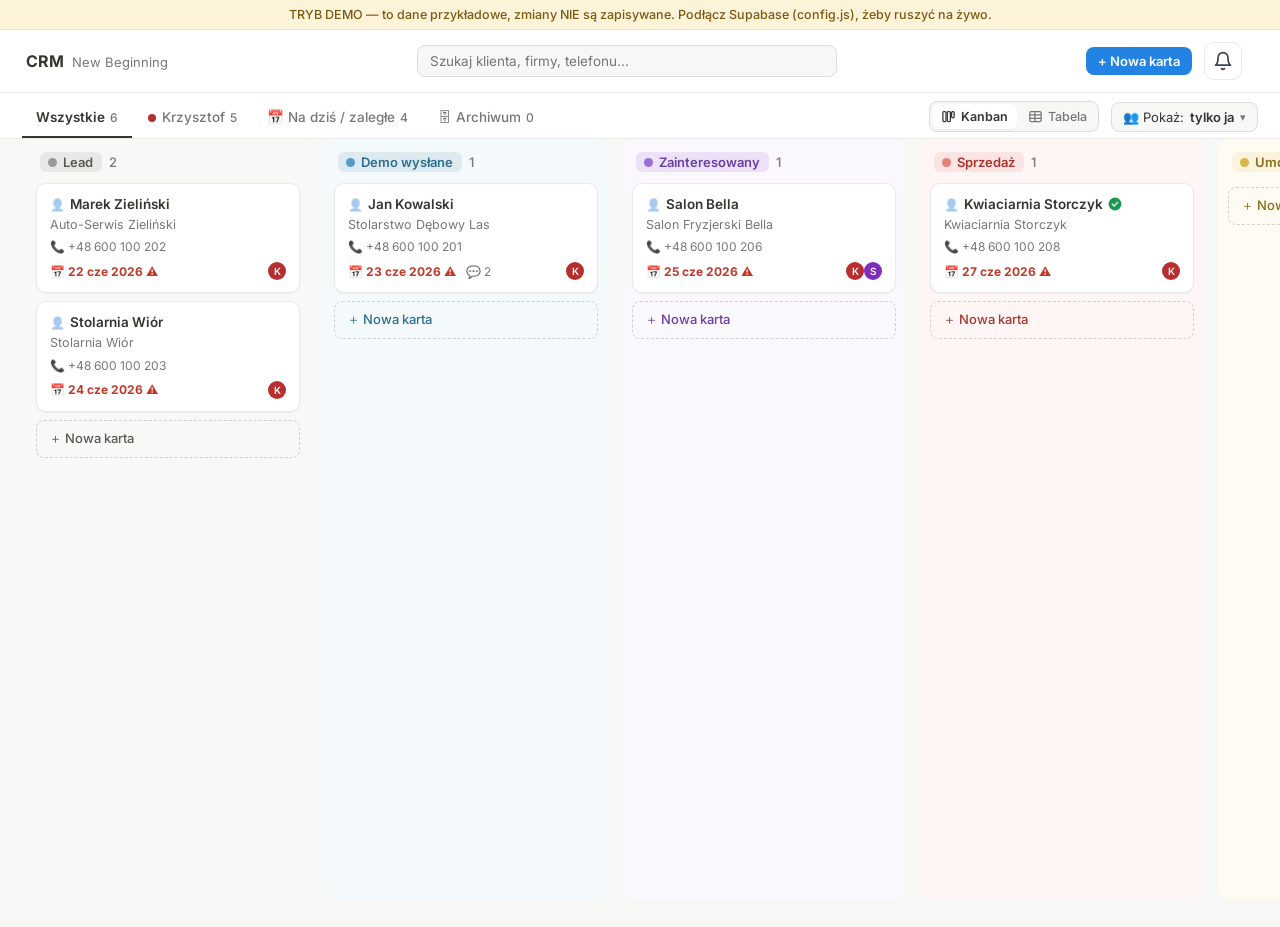
<file: test-demo.html>
<!DOCTYPE html>
<html lang="pl">
<head>
  <meta charset="UTF-8" />
  <meta name="viewport" content="width=device-width, initial-scale=1.0" />
  <title>CRM — DEMO (nowa wersja)</title>
  <link rel="preconnect" href="https://fonts.googleapis.com">
  <link rel="preconnect" href="https://fonts.gstatic.com" crossorigin>
  <link href="https://fonts.googleapis.com/css2?family=Inter:wght@400;500;600;700&display=swap" rel="stylesheet">
  <link rel="stylesheet" href="styles.css?v=101" />
</head>
<body>
  <!-- ===== Pasek trybu DEMO ===== -->
  <div id="demo-banner" class="demo-banner" hidden>
    TRYB DEMO — to dane przykładowe, zmiany NIE są zapisywane. Podłącz Supabase (config.js), żeby ruszyć na żywo.
  </div>

  <!-- ===== Ekran logowania (tylko tryb na żywo) ===== -->
  <div id="login-view" class="login-view" hidden>
    <form id="login-form" class="login-card">
      <h1>CRM — New Beginning</h1>
      <p class="login-sub">Zaloguj się swoim adresem e-mail</p>
      <input type="email" id="login-email" placeholder="e-mail" autocomplete="email" required />
      <input type="password" id="login-password" placeholder="hasło" autocomplete="current-password" required />
      <button type="submit" id="login-btn">Zaloguj</button>
      <div id="login-error" class="login-error"></div>
    </form>
  </div>

  <!-- ===== Aplikacja ===== -->
  <div id="app-view" hidden>
    <header class="topbar">
      <div class="topbar-left">
        <span class="logo">CRM</span>
        <span class="logo-sub">New Beginning</span>
      </div>
      <div class="topbar-center">
        <input id="search" class="search" type="search" placeholder="Szukaj klienta, firmy, telefonu..." />
      </div>
      <div class="topbar-right">
        <button id="new-card-btn" class="primary-btn sm">+ Nowa karta</button>
        <div class="notif-wrap">
          <button id="notif-bell" class="notif-bell" title="Powiadomienia (@oznaczenia)" aria-label="Powiadomienia">
            <svg viewBox="0 0 24 24" width="20" height="20" fill="none" stroke="currentColor" stroke-width="2" stroke-linecap="round" stroke-linejoin="round"><path d="M18 8A6 6 0 0 0 6 8c0 7-3 9-3 9h18s-3-2-3-9"/><path d="M13.73 21a2 2 0 0 1-3.46 0"/></svg>
            <span id="notif-badge" class="notif-badge" hidden>0</span>
          </button>
          <div id="notif-panel" class="notif-panel" hidden></div>
        </div>
        <span id="who" class="who"></span>
        <button id="logout-btn" class="ghost-btn" hidden>Wyloguj</button>
      </div>
    </header>

    <nav id="tabs" class="tabs"></nav>

    <main id="board" class="board"></main>
  </div>

  <!-- ===== Modal karty klienta ===== -->
  <div id="modal-overlay" class="modal-overlay" hidden>
    <div class="modal" role="dialog" aria-modal="true">
      <div class="modal-actions" id="modal-actions">
        <button id="modal-prev" class="modal-nav-btn" type="button" aria-label="Poprzedni klient" title="Poprzedni klient (←)">&lsaquo;</button>
        <button id="modal-next" class="modal-nav-btn" type="button" aria-label="Następny klient" title="Następny klient (→)">&rsaquo;</button>
        <button id="modal-close" class="modal-close" type="button" aria-label="Zamknij" title="Zamknij (Esc)">&times;</button>
      </div>
      <div id="modal-body"></div>
    </div>
  </div>

  <!-- DEMO: pusty config → tryb offline, bez logowania, bez zapisu do bazy -->
  <script>window.CRM_CONFIG = {};</script>
  <script src="app.js?v=102"></script>
</body>
</html>
</file>
<file: styles.css>
/* ===== Reset / podstawy ===== */
* { box-sizing: border-box; margin: 0; padding: 0; }
/* WAŻNE: atrybut hidden musi naprawdę chować element (inaczej .modal-overlay/.login-view
   z display:flex nakładają się na stronę i blokują klikanie). */
[hidden] { display: none !important; }
:root {
  --bg: #f7f7f5;
  --panel: #ffffff;
  --ink: #37352f;
  --ink-soft: #787774;
  --line: #e9e9e7;
  --line-strong: #ddddda;
  --accent: #2383e2;
  --shadow: 0 1px 2px rgba(15,15,15,.06), 0 2px 8px rgba(15,15,15,.04);
  --radius: 10px;
}
html, body { height: 100%; }
body {
  font-family: 'Inter', -apple-system, BlinkMacSystemFont, 'Segoe UI', sans-serif;
  background: var(--bg);
  color: var(--ink);
  -webkit-font-smoothing: antialiased;
  font-size: 14px;
}

/* ===== Banner DEMO ===== */
.demo-banner {
  background: #fdf3d8;
  color: #7a5b14;
  text-align: center;
  padding: 7px 16px;
  font-size: 12.5px;
  font-weight: 500;
  border-bottom: 1px solid #f0e3b8;
}

/* ===== Logowanie ===== */
.login-view {
  min-height: 100vh; display: flex; align-items: center; justify-content: center; padding: 20px;
}
.login-card {
  background: var(--panel); border: 1px solid var(--line); border-radius: 14px;
  padding: 34px 30px; width: 100%; max-width: 360px; box-shadow: var(--shadow);
  display: flex; flex-direction: column; gap: 12px;
}
.login-card h1 { font-size: 20px; font-weight: 700; }
.login-sub { color: var(--ink-soft); font-size: 13px; margin-bottom: 6px; }
.login-card input {
  border: 1px solid var(--line-strong); border-radius: 8px; padding: 10px 12px; font-size: 14px; font-family: inherit;
}
.login-card input:focus { outline: none; border-color: var(--accent); }
.login-card button {
  background: var(--accent); color: #fff; border: none; border-radius: 8px;
  padding: 10px; font-size: 14px; font-weight: 600; cursor: pointer; margin-top: 4px;
}
.login-card button:hover { filter: brightness(.96); }
.login-card .link-btn {
  background: none; color: var(--ink-soft); border: none; padding: 2px;
  font-size: 12.5px; font-weight: 500; text-decoration: underline; cursor: pointer; margin-top: 0;
}
.login-card .link-btn:hover { filter: none; color: var(--accent); }
.login-error { color: #d4493f; font-size: 12.5px; min-height: 16px; }

/* ===== Topbar ===== */
.topbar {
  display: flex; align-items: center; justify-content: space-between;
  padding: 12px 26px; background: var(--panel); border-bottom: 1px solid var(--line);
}
.topbar-left { display: flex; align-items: baseline; gap: 8px; }
.logo { font-weight: 700; font-size: 16px; }
.logo-sub { color: var(--ink-soft); font-size: 13px; }
.topbar-right { display: flex; align-items: center; gap: 12px; }
.ghost-btn {
  background: transparent; border: 1px solid var(--line-strong); border-radius: 7px;
  padding: 6px 12px; font-size: 13px; cursor: pointer; color: var(--ink); font-family: inherit;
}
.ghost-btn:hover { background: var(--bg); }

/* ===== Rozwijane menu w topbarze: Konto (ludzik) + Sekcje (hamburger) ===== */
.menu-wrap { position: relative; display: inline-flex; }
.notif-bell.saved { border-color: #16a34a; color: #16a34a; }
.pop-menu { position: absolute; top: calc(100% + 6px); right: 0; min-width: 180px; background: #fff; border: 1px solid var(--line-strong); border-radius: 12px; box-shadow: var(--shadow); padding: 5px; z-index: 60; }
.pop-menu-head { font-size: 12px; font-weight: 600; color: var(--ink-soft); padding: 8px 10px 6px; }
.pop-menu-item { display: block; width: 100%; text-align: left; border: none; background: transparent; color: var(--ink); font-family: inherit; font-size: 14px; font-weight: 500; padding: 9px 10px; border-radius: 8px; cursor: pointer; }
.pop-menu-item:hover { background: var(--bg); }
.pop-menu-item.active { background: #eef5fd; color: var(--accent); font-weight: 600; }
.section-view { padding: 28px 26px 40px; }

/* ===== Pasek widoków (Tablica / Na dziś / Archiwum) + panel zespołu ===== */
.tabs {
  display: flex; align-items: flex-end; justify-content: space-between; gap: 12px;
  padding: 8px 22px 0; background: var(--panel); border-bottom: 1px solid var(--line);
}
/* min-width:0 jest KLUCZOWE — bez niego min-width:auto blokuje kurczenie i overflow-x nigdy się nie włącza (pasek rozpycha stronę na mobile) */
.tab-modes { display: flex; gap: 2px; overflow-x: auto; min-width: 0; flex: 1 1 auto; }
/* Panel zespołu — rozwijany wybór, czyje karty widać (dostępny dla każdego) */
.owner-panel { position: relative; flex: 0 0 auto; padding-bottom: 6px; }
.owner-toggle {
  display: inline-flex; align-items: center; gap: 6px; background: var(--bg);
  border: 1px solid var(--line-strong); border-radius: 8px; padding: 6px 11px;
  font-size: 13px; font-family: inherit; color: var(--ink); cursor: pointer; white-space: nowrap;
}
.owner-toggle:hover { border-color: var(--ink-soft); }
.owner-toggle strong { font-weight: 600; }
.owner-toggle .caret { color: var(--ink-soft); font-size: 11px; }
.owner-pop {
  position: absolute; top: calc(100% + 6px); right: 0; min-width: 224px; z-index: 60;
  background: #fff; border: 1px solid var(--line-strong); border-radius: 10px;
  box-shadow: var(--shadow); padding: 6px;
}
.owner-opt {
  display: flex; align-items: center; gap: 8px; width: 100%; text-align: left;
  background: transparent; border: none; border-radius: 7px; padding: 7px 9px;
  font-size: 13.5px; font-family: inherit; color: var(--ink); cursor: pointer;
}
.owner-opt:hover { background: var(--bg); }
.owner-opt.on { background: rgba(35,131,226,.08); font-weight: 600; }
.owner-check { width: 14px; flex: 0 0 auto; color: var(--accent); font-weight: 700; text-align: center; }
.owner-all { font-weight: 600; }
.owner-sep { height: 1px; background: var(--line); margin: 5px 2px; }
.owner-me { color: var(--ink-soft); font-weight: 400; }
.avatar.sm { width: 18px; height: 18px; font-size: 10px; }
.tab {
  border: none; background: transparent; padding: 8px 14px 11px; font-size: 13.5px; font-weight: 500;
  color: var(--ink-soft); cursor: pointer; border-bottom: 2px solid transparent; white-space: nowrap; font-family: inherit;
}
.tab:hover { color: var(--ink); }
.tab.active { color: var(--ink); border-bottom-color: var(--ink); font-weight: 600; }
.tab .count { color: var(--ink-soft); font-weight: 500; margin-left: 5px; font-size: 12px; }
.tab .tab-dot { display: inline-block; width: 8px; height: 8px; border-radius: 50%; margin-right: 6px; vertical-align: middle; }

/* Przełącznik układu: Kanban / Tabela (po prawej, obok „Pokaż") */
.view-switch { flex: 0 0 auto; display: inline-flex; gap: 2px; align-self: center; background: var(--bg); border: 1px solid var(--line-strong); border-radius: 8px; padding: 2px; margin-bottom: 6px; }
.vs-btn { display: inline-flex; align-items: center; gap: 5px; border: none; background: transparent; color: var(--ink-soft); font-family: inherit; font-size: 12.5px; font-weight: 500; cursor: pointer; border-radius: 6px; padding: 5px 9px; white-space: nowrap; transition: background .12s ease, color .12s ease; }
.vs-btn svg { flex: 0 0 auto; }
.vs-btn:hover { color: var(--ink); }
.vs-btn.on { background: #fff; color: var(--ink); font-weight: 600; box-shadow: 0 1px 2px rgba(0,0,0,.06); }
@media (max-width: 640px) { .vs-btn span { display: none; } .vs-btn { padding: 5px 7px; } }

/* ===== Tablica kanban ===== */
.board {
  display: flex; gap: 14px; padding: 0 26px 28px; overflow: auto; align-items: stretch;
  height: calc(100vh - 112px);
}

/* ===== Widok tabeli ===== */
.board.board-table { display: block; padding: 18px 26px 28px; }
.table-wrap { background: #fff; border: 1px solid var(--line); border-radius: 12px; overflow: hidden; box-shadow: var(--shadow); }
.crm-table { width: 100%; border-collapse: collapse; font-size: 13.5px; min-width: 720px; }
.crm-table thead th { text-align: left; font-weight: 600; font-size: 11.5px; text-transform: uppercase; letter-spacing: .04em; color: var(--ink-soft); padding: 11px 16px; background: var(--bg); border-bottom: 1px solid var(--line); white-space: nowrap; }
.crm-table tbody td { padding: 11px 16px; border-bottom: 1px solid var(--line); vertical-align: middle; }
.crm-table tbody tr:last-child td { border-bottom: none; }
.tb-row { cursor: pointer; transition: background .12s ease; }
.tb-row:hover { background: var(--bg); }
.tb-name { display: flex; flex-direction: column; gap: 1px; }
.tb-nm { font-weight: 600; color: var(--ink); }
.tb-co { font-size: 12px; color: var(--ink-soft); }
.tb-empty { color: var(--ink-soft); }
.tb-num, .tb-demo, .tb-arch { white-space: nowrap; }
.tb-arch { color: var(--ink-soft); }
.tb-team-in { display: inline-flex; align-items: center; }
.tb-fu { font-weight: 600; white-space: nowrap; }
.tb-fu.fu-overdue { color: #c0392b; }
.tb-fu.fu-today { color: #b8860b; }
.tb-fu.fu-done { color: #2e6b3e; }
.table-empty { color: var(--ink-soft); font-size: 14px; padding: 40px 0; text-align: center; }
.column { flex: 0 0 284px; display: flex; flex-direction: column; }
/* col-inner wypełnia całą wysokość kolumny → strefa upuszczania = cały słupek (drop działa też w pustym
   dole kolumny), a tło/tint pokrywa pełną wysokość. align-items:stretch na .board wyrównuje kolumny do
   najwyższej, zachowując wspólny scroll i sticky-nagłówki. */
.col-inner { display: flex; flex-direction: column; flex: 1 1 auto; border-radius: 12px; padding: 4px 8px 10px; }
.column-head {
  display: flex; align-items: center; gap: 7px; padding: 9px 6px 9px; font-size: 13px; font-weight: 600;
  position: sticky; top: 0; background: inherit; z-index: 3;
}
/* zasłoń ewentualny skrawek karty przewijającej się tuż nad nagłówkiem (karta ZAWSZE pod etapem) */
.column-head::before { content: ""; position: absolute; left: 0; right: 0; bottom: 100%; height: 12px; background: inherit; }
.col-label { letter-spacing: .005em; }
.col-pill { display: inline-flex; align-items: center; gap: 6px; padding: 2px 9px 2px 8px; border-radius: 6px; font-weight: 600; font-size: 13px; }
.add-card-btn { margin: 6px 2px 0; width: calc(100% - 4px); text-align: left; background: transparent; border: 1px dashed rgba(55,53,47,.2); border-radius: 8px; padding: 9px 12px; font-size: 13px; font-weight: 500; cursor: pointer; font-family: inherit; transition: background .12s, border-color .12s; }
.add-card-btn:hover { background: rgba(255,255,255,.65); border-color: rgba(55,53,47,.32); }
.dot { width: 9px; height: 9px; border-radius: 50%; flex: 0 0 auto; }
.column-head .col-count { color: var(--ink-soft); font-weight: 500; }
.column-head .add-card { margin-left: auto; border: none; background: transparent; color: var(--ink-soft);
  font-size: 18px; line-height: 1; cursor: pointer; padding: 0 4px; border-radius: 5px; }
.column-head .add-card:hover { background: var(--line); color: var(--ink); }
.cards { display: flex; flex-direction: column; gap: 8px; padding: 2px; }
.cards:empty { min-height: 0; padding: 0; }
.column.drag-over { background: rgba(35,131,226,.035); border-radius: 12px; outline: 1.5px dashed rgba(35,131,226,.22); outline-offset: -3px; }
/* wskaźnik miejsca upuszczenia przy przestawianiu góra/dół w kolumnie */
.card.drop-above, .card.drop-below { position: relative; }
.card.drop-above::before, .card.drop-below::after { content: ""; position: absolute; left: 0; right: 0; height: 3px; background: var(--accent); border-radius: 3px; }
.card.drop-above::before { top: -6px; }
.card.drop-below::after { bottom: -6px; }

.card {
  background: var(--panel); border: 1px solid var(--line); border-radius: var(--radius);
  padding: 12px 13px; cursor: pointer; box-shadow: 0 1px 2px rgba(15,15,15,.05);
  transition: transform .12s ease, box-shadow .12s ease, border-color .12s ease;
}
.card:hover { border-color: var(--line-strong); transform: translateY(-1px); box-shadow: 0 4px 12px rgba(15,15,15,.10); }
.card-ic { opacity: .38; margin-right: 5px; font-size: 12px; }
.card[draggable="true"] { cursor: grab; }
.card.dragging { opacity: .45; }
.card-title { font-weight: 600; font-size: 13.5px; margin-bottom: 3px; line-height: 1.3; }
.card-stars { color: #e0a93c; font-size: 11.5px; letter-spacing: 1px; margin-left: 6px; white-space: nowrap; }
.card-company { color: var(--ink-soft); font-size: 12.5px; margin-bottom: 6px; line-height: 1.35; }
.card-meta { display: flex; flex-wrap: wrap; gap: 4px 10px; color: var(--ink-soft); font-size: 12px; }
.card-meta .chip { display: inline-flex; align-items: center; gap: 4px; }
.card-foot { display: flex; align-items: center; gap: 10px; margin-top: 8px; color: var(--ink-soft); font-size: 12px; }
.card-owner { margin-left: auto; display: inline-flex; align-items: center; gap: 5px; }
.avatar {
  width: 18px; height: 18px; border-radius: 50%; background: var(--accent); color: #fff;
  font-size: 10px; font-weight: 600; display: inline-flex; align-items: center; justify-content: center;
}

/* ===== Modal ===== */
.modal-overlay {
  position: fixed; inset: 0; background: rgba(15,15,15,.32); display: flex;
  align-items: flex-start; justify-content: center; padding: 40px 16px; z-index: 50; overflow-y: auto;
  backdrop-filter: blur(3px); -webkit-backdrop-filter: blur(3px);
}
.modal {
  background: var(--panel); border-radius: 14px; width: 100%; max-width: 640px;
  position: relative; box-shadow: 0 10px 40px rgba(0,0,0,.18); padding: 36px 40px 30px;
}
/* pasek akcji karty (poprzedni / następny / zamknij) — prawy górny róg */
.modal-actions { position: absolute; top: 14px; right: 16px; display: flex; align-items: center; gap: 6px; z-index: 5; }
.modal-nav-btn {
  width: 30px; height: 30px; display: flex; align-items: center; justify-content: center;
  border: 1px solid var(--line-strong); background: #fff; color: var(--ink-soft);
  border-radius: 8px; font-size: 19px; line-height: 1; cursor: pointer; font-family: inherit;
  transition: background .12s ease, color .12s ease, border-color .12s ease;
}
.modal-nav-btn:hover { background: var(--bg); color: var(--ink); border-color: var(--ink-soft); }
.modal-nav-btn:disabled { opacity: .3; cursor: default; background: #fff; color: var(--ink-soft); border-color: var(--line); }
.modal-close {
  width: 30px; height: 30px; border: none; background: transparent;
  font-size: 26px; line-height: 1; color: var(--ink-soft); cursor: pointer;
  display: flex; align-items: center; justify-content: center; border-radius: 8px;
}
.modal-close:hover { color: var(--ink); background: var(--bg); }
.modal h2 { font-size: 24px; font-weight: 700; margin-bottom: 4px; }
.modal .modal-sub { color: var(--ink-soft); font-size: 12.5px; margin-bottom: 18px; }
.modal input.title-input { font-size: 24px; font-weight: 700; border: none; width: 100%; font-family: inherit; color: var(--ink); }
.modal input.title-input:focus { outline: none; }

.props { display: grid; grid-template-columns: 150px 1fr; gap: 2px 10px; margin: 14px 0 6px; }
.prop-label { color: var(--ink-soft); font-size: 13px; padding: 8px 6px; display: flex; align-items: center; gap: 7px; }
.prop-value { padding: 4px 0; }
.prop-value input, .prop-value select, .prop-value textarea {
  width: 100%; border: 1px solid transparent; border-radius: 6px; padding: 7px 8px; font-size: 13.5px;
  font-family: inherit; color: var(--ink); background: transparent;
}
.prop-value input:hover, .prop-value select:hover, .prop-value textarea:hover { background: var(--bg); }
.prop-value input:focus, .prop-value select:focus, .prop-value textarea:focus { outline: none; border-color: var(--accent); background: #fff; }
.prop-value.readonly { padding: 7px 8px; font-size: 13.5px; color: var(--ink); }
.prop-value a { color: var(--accent); text-decoration: none; }

/* wiersz Google Maps: pole + przyciski otwórz/kopiuj (jak w Notion) */
.maps-cell { display: flex; align-items: center; gap: 6px; }
.maps-cell input { flex: 1 1 auto; min-width: 0; width: auto; }
.maps-cell .maps-link { flex: 1 1 auto; min-width: 0; overflow: hidden; text-overflow: ellipsis; white-space: nowrap; padding: 7px 8px; }
.maps-btn {
  flex: 0 0 auto; cursor: pointer; border: 1px solid var(--line, #e6e3dd); background: #fff;
  color: var(--ink-soft); border-radius: 6px; padding: 6px 9px; font-size: 12.5px; font-family: inherit;
  white-space: nowrap; transition: background .12s ease, color .12s ease, border-color .12s ease;
}
.maps-btn:hover { background: var(--bg); color: var(--ink); }
.maps-btn.ok { color: #1a7f37; border-color: #1a7f37; background: #eaf6ec; }

.status-pill { display: inline-flex; align-items: center; gap: 6px; padding: 3px 10px; border-radius: 20px; font-size: 12.5px; font-weight: 500; }

.section-divider { border: none; border-top: 1px solid var(--line); margin: 18px 0; }
.notes-label { font-size: 12px; font-weight: 600; color: var(--ink-soft); text-transform: uppercase; letter-spacing: .04em; margin-bottom: 6px; }
textarea.notes { width: 100%; min-height: 160px; border: 1px solid var(--line); border-radius: 8px; padding: 10px; font-size: 13.5px; font-family: inherit; resize: vertical; line-height: 1.5; overflow-y: hidden; box-sizing: border-box; }
textarea.notes:focus { outline: none; border-color: var(--accent); }

.comments-wrap { margin-top: 8px; }
.comment { display: flex; gap: 10px; padding: 9px 0; border-top: 1px solid var(--line); }
.comment:first-of-type { border-top: none; }
.comment-main { flex: 1; }
.comment-head { font-size: 12.5px; margin-bottom: 2px; }
.comment-head .c-author { font-weight: 600; }
.comment-head .c-time { color: var(--ink-soft); margin-left: 8px; font-size: 11.5px; }
.comment-body { font-size: 13.5px; line-height: 1.45; white-space: pre-wrap; }
.add-comment { display: flex; gap: 8px; margin-top: 12px; position: relative; }
.add-comment input { flex: 1; border: 1px solid var(--line-strong); border-radius: 8px; padding: 9px 11px; font-size: 13.5px; font-family: inherit; }
.add-comment input:focus { outline: none; border-color: var(--accent); }
/* nakładka podświetlająca @claude podczas pisania (input nietknięty, tło pod spodem) */
.add-comment .hl-wrap { position: relative; flex: 1; display: flex; }
.add-comment .hl-wrap > #new-comment { flex: 1; background: transparent; position: relative; z-index: 1; }
.hl-backdrop { position: absolute; inset: 0; z-index: 0; background: #fff; border: 1px solid transparent; border-radius: 8px; padding: 9px 11px; font-size: 13.5px; font-family: inherit; white-space: pre; overflow: hidden; color: transparent; pointer-events: none; }
.hl-backdrop .hl-claude { background: #FF6A00; border-radius: 4px; }
.add-comment button { background: var(--accent); color: #fff; border: none; border-radius: 8px; padding: 0 16px; font-size: 13.5px; font-weight: 600; cursor: pointer; }

.readonly-note { background: #fbf3e4; color: #7a5b14; font-size: 12px; padding: 7px 10px; border-radius: 7px; margin-bottom: 14px; }
.save-row { margin-top: 12px; display: flex; justify-content: flex-end; gap: 8px; }
.primary-btn { background: var(--accent); color: #fff; border: none; border-radius: 8px; padding: 9px 18px; font-size: 13.5px; font-weight: 600; cursor: pointer; font-family: inherit; }
.primary-btn:hover { filter: brightness(.96); }
/* „Przenieś do archiwum" — neutralne (to NIE jest usuwanie) */
#delete-card { color: var(--ink-soft); border-color: var(--line-strong); }
#delete-card:hover { background: var(--bg); color: var(--ink); }
.danger-btn { background: #d4493f; }
.danger-btn:hover { filter: brightness(.95); }
.confirm-del { color: #a8362f; font-size: 13.5px; display: inline-flex; align-items: center; }

/* ===== Karta klienta NA CAŁY EKRAN (dwukolumnowa: lewo=dane+notatka, prawo=komentarze) =====
   Włącza się TYLKO dla głównego widoku karty (klasa .modal-full dodawana w openModal);
   Kosz i proste dialogi zostają w małym modalu. */
.modal-overlay:has(.modal-full) { align-items: stretch; padding: 0; }
.modal.modal-full {
  max-width: 100vw; width: 100vw; height: 100vh; max-height: 100vh; border-radius: 0;
  padding: 0; display: flex; flex-direction: column; overflow: hidden;
}
.modal.modal-full #modal-body { flex: 1 1 auto; min-height: 0; display: flex; width: 100%; justify-content: center; }
/* na pełnym ekranie karta jest wyśrodkowana (max-width 1500) — przyklej pasek akcji do PRAWEJ KRAWĘDZI karty
   (a nie ekranu), żeby nie „odlatywał" w pusty pas po oddaleniu/na szerokim monitorze */
.modal.modal-full .modal-actions { right: max(16px, calc((100vw - 1500px) / 2 + 16px)); z-index: 5; background: var(--bg); padding: 3px; border-radius: 10px; }
/* max-width + wyśrodkowanie: po oddaleniu (szeroki/zoom-out viewport) karta nie rozłazi się na całą szerokość,
   tylko trzyma czytelną szerokość wyśrodkowaną (ramka pojawia się tylko gdy jest miejsce po bokach). */
.cm { display: grid; grid-template-columns: minmax(0,1fr) clamp(380px, 34%, 540px); width: 100%; max-width: 1500px; min-height: 0; box-shadow: 0 0 0 1px var(--line); }
/* lewa kolumna — przewijalna */
.cm-left { min-width: 0; display: flex; flex-direction: column; overflow-y: auto; padding: 22px 28px 18px; }
.cm-name { font-size: 21px; font-weight: 700; margin: 0 0 1px; }
.modal.modal-full input.title-input.cm-name { font-size: 21px; width: 100%; border: 1px solid transparent; border-radius: 8px; padding: 3px 7px; margin-left: -7px; box-sizing: border-box; transition: background .12s ease, border-color .12s ease; }
.modal.modal-full input.title-input.cm-name:hover { background: var(--bg); }
.modal.modal-full input.title-input.cm-name:focus { background: var(--panel); border-color: var(--accent); }
/* nagłówek sekcji „Notatki" — spójny z nagłówkami grup */
.cm-left .cm-notes .notes-label { font-size: 11px; letter-spacing: .07em; padding-bottom: 7px; border-bottom: 1px solid var(--line); margin-bottom: 8px; }
/* ── Karta: właściwości w 2 grupach (Kontakt | Sprzedaż), pola „inline" jak w Notion ── */
/* Nagłówek karty: imię + znaczek partnera (lewa) + gwiazdki i stepper etapu (prawa) w jednej linii */
.cm-head { display: flex; align-items: center; gap: 14px; flex-wrap: wrap; }
.cm-head .cm-name-wrap { flex: 1 1 220px; min-width: 0; display: flex; align-items: center; gap: 4px; }
.cm-head .cm-name { flex: 0 1 auto; min-width: 0; margin: 0; }
.modal.modal-full .cm-head input.title-input.cm-name { width: auto; max-width: 100%; }
.cm-head .stars { flex: 0 0 auto; }
.cm-props { display: grid; grid-template-columns: 1fr 1fr; gap: 18px 0; align-items: start; margin: 20px 0 6px; max-width: 820px; }
.cm-group { display: flex; flex-direction: column; gap: 2px; min-width: 0; }
.cm-group:first-child { padding-right: 36px; }
.cm-group + .cm-group { border-left: 1px solid var(--line); padding-left: 36px; }
.cm-row { display: grid; grid-template-columns: 24px minmax(0,1fr); align-items: center; gap: 8px; min-height: 34px; }
.cm-row > .k { display: flex; align-items: center; justify-content: center; color: var(--ink-soft); opacity: .8; cursor: default; }
.cm-row > .k svg { display: block; }
.cm-row > .v { min-width: 0; display: flex; align-items: center; }
/* pola „bez ramki" — wyglądają jak tekst; ramka i tło dopiero przy najechaniu / edycji */
.cm-row input, .cm-row select { width: 100%; font-size: 13.5px; font-family: inherit; color: var(--ink); background: transparent; border: 1px solid transparent; border-radius: 6px; padding: 5px 7px; box-sizing: border-box; cursor: pointer; }
.cm-row input { cursor: text; }
.cm-row input:hover, .cm-row select:hover { background: var(--bg); }
.cm-row input:focus, .cm-row select:focus { outline: none; background: var(--panel); border-color: var(--accent); cursor: text; }
.cm-row input::placeholder { color: #c4c4c2; }
.cm-row .prop-value.readonly { font-size: 13.5px; color: var(--ink); padding: 5px 7px; }
.cm-row .v.maps-cell, .cm-row .v.demo-cell { gap: 4px; }
.cm-row .v.maps-cell { flex-wrap: nowrap; }
.cm-row .v.demo-cell { flex-wrap: wrap; }
.cm-row .v.maps-cell > input, .cm-row .v.demo-cell > input { flex: 1 1 auto; min-width: 0; }
.cm-row .v.demo-cell .demo-input { flex: 1 1 100%; }
.cm-row .v.demo-cell .demo-row { margin-left: 0; }
/* przyciski w wierszach karty (link / ↗ / ⧉ / Poproś o demo) — JEDEN rozmiar, żeby nic nie odstawało */
.cm-row .v .maps-btn, .cm-row .v .ghost-btn { padding: 5px 10px; font-size: 12.5px; border-radius: 7px; }
/* „Nadaj token" (admin, etap „Umowa wysłana") — zielony akcent tokena partnera */
.grant-token { color: #1a7f37; border-color: #b7d6ab; }
.grant-token:hover { background: #eef6ea; }
.demo-link { font-weight: 500; white-space: nowrap; }
@media (max-width: 760px) {
  .cm-props { grid-template-columns: 1fr; gap: 14px 0; }
  .cm-group:first-child { padding-right: 0; }
  .cm-group + .cm-group { border-left: none; padding-left: 0; }
}
/* Ocena gwiazdkowa 1–3 (mniejsze, spokojniejsze) */
.stars { display: inline-flex; gap: 4px; align-items: center; }
.stars .star { background: transparent; border: none; padding: 0; cursor: pointer; font-size: 18px; line-height: 1; color: #dcdcd8; font-family: inherit; transition: color .12s ease, transform .1s ease; }
.stars button.star:hover { transform: scale(1.12); }
.stars .star.on { color: #e0a93c; }
.stars.readonly .star { cursor: default; }

/* Znaczek partnera (zielona weryfikacja) — przy imieniu na kafelku, w tabelach i na karcie */
.partner-mark { display: inline-flex; align-items: center; flex: 0 0 auto; vertical-align: -2px; margin-left: 5px; position: relative; }
.partner-mark svg { display: block; }
.cm-head .partner-mark { margin-left: 0; }
.cm-head .partner-mark.clickable { cursor: pointer; }
/* podgląd tokena po kliknięciu znaczka: od kiedy partner + sprzedane usługi */
.token-pop { position: absolute; top: 24px; left: 50%; transform: translateX(-50%); z-index: 60; min-width: 260px; max-width: 340px; background: #fff; border: 1px solid var(--line-strong); border-radius: 12px; box-shadow: var(--shadow); padding: 10px 12px; cursor: default; }
.token-head { display: flex; align-items: center; gap: 6px; font-size: 12.5px; font-weight: 600; color: var(--ink); padding-bottom: 7px; margin-bottom: 5px; border-bottom: 1px solid var(--line); white-space: nowrap; }
.token-row { display: flex; align-items: baseline; justify-content: space-between; gap: 14px; font-size: 12.5px; padding: 3px 0; }
.token-svc { font-weight: 500; }
.token-meta { color: var(--ink-soft); white-space: nowrap; }
.token-empty { color: var(--ink-soft); font-size: 12.5px; }
/* Baza partnerów: kolumna Rejestracja + ⚙ ustawienia (menu z opcją zdjęcia tokena, fixed przy zębatce) */
.tb-since { white-space: nowrap; color: var(--ink); }
.tb-actions { text-align: right; white-space: nowrap; width: 44px; }
.tb-gear-pop { position: fixed; min-width: 230px; z-index: 80; }
.pop-menu-item.pop-danger { color: #a8362f; }
.pop-menu-item.pop-danger:hover { background: #fdecea; }

/* Stepper etapu lejka: ‹ Status › — jeden kontrolek (wspólna ramka, strzałki oddzielone cienką linią) */
.cm-stage { display: inline-flex; align-items: stretch; flex: 0 0 auto; margin: 0; border: 1px solid var(--line-strong); border-radius: 9px; background: var(--panel); overflow: hidden; }
.cm-stage .stage-select { min-width: 210px; font-size: 13.5px; font-weight: 600; font-family: inherit; color: var(--ink); background: transparent; border: none; padding: 8px 10px; cursor: pointer; text-align: center; text-align-last: center; box-sizing: border-box; transition: background .14s ease; }
.cm-stage .stage-select:hover { background: var(--bg); }
.cm-stage .stage-select:focus { outline: none; background: var(--bg); }
.stage-arrow { width: 34px; display: inline-flex; align-items: center; justify-content: center; font-size: 17px; line-height: 1; color: var(--ink-soft); background: transparent; border: none; cursor: pointer; font-family: inherit; transition: background .14s ease, color .14s ease; }
.stage-arrow:first-child { border-right: 1px solid var(--line); }
.stage-arrow:last-child { border-left: 1px solid var(--line); }
.stage-arrow:hover:not(:disabled) { background: var(--bg); color: var(--ink); }
.stage-arrow:disabled { opacity: .3; cursor: default; }
/* karta tylko-do-odczytu: sam pill statusu, bez ramki steppera */
.cm-stage-ro { border: none; background: transparent; overflow: visible; }
/* Pole na notatkę — wypełnia całą szerokość lewej kolumny (bez max-width), żeby po oddaleniu
   nie zostawała pusta „luka" między notatką a panelem komentarzy po prawej. */
.cm-notes { display: flex; flex-direction: column; flex: 1 1 auto; margin-top: 18px; }
.modal.modal-full textarea.notes { min-height: 140px; flex: 1 1 auto; }
/* Notatka: widok z KLIKALNYMI linkami (klik w tekst = edycja, klik w link = otwiera) */
.notes-view { min-height: 140px; flex: 1 1 auto; border: 1px solid var(--line); border-radius: 8px; padding: 9px 11px; font-size: 13.5px; line-height: 1.5; font-family: inherit; white-space: pre-wrap; word-break: break-word; cursor: text; box-sizing: border-box; overflow-y: auto; }
.notes-view:hover { border-color: var(--line-strong); }
.notes-view .note-link { color: var(--accent); text-decoration: underline; cursor: pointer; }
.notes-view .note-link:hover { filter: brightness(.9); }
.notes-view .notes-empty { color: var(--ink-soft); }
.notes-view.readonly { cursor: default; min-height: 0; }
/* Zakładki Notatki / Usługi nad polem notatki */
.notes-tabs { display: flex; gap: 4px; margin-bottom: 10px; border-bottom: 1px solid var(--line); }
.notes-tab { background: none; border: none; padding: 5px 10px 8px; font-size: 12px; font-weight: 600; text-transform: uppercase; letter-spacing: .06em; color: var(--ink-soft); cursor: pointer; border-bottom: 2px solid transparent; margin-bottom: -1px; }
.notes-tab:hover { color: var(--ink); }
.notes-tab.on { color: var(--ink); border-bottom-color: var(--accent); }
.notes-pane { display: flex; flex-direction: column; flex: 1 1 auto; min-height: 0; }
/* Widok „Usługi" — lista usług z checkboxem i kwotą */
.services-pane { gap: 8px; }
.svc-item { display: flex; align-items: center; justify-content: space-between; gap: 10px; border: 1px solid var(--line); border-radius: 9px; padding: 11px 13px; transition: border-color .12s, background .12s; }
.svc-item.on { border-color: var(--accent); background: #eef5fd; }
.svc-check { display: flex; align-items: center; gap: 10px; cursor: pointer; font-size: 14px; }
.svc-cb { width: 18px; height: 18px; cursor: pointer; accent-color: #cfceca; flex: none; }
.svc-cb:checked { accent-color: var(--accent); }
.svc-item.on .svc-cb { box-shadow: 0 0 0 3px rgba(35,131,226,.20); border-radius: 4px; }
.svc-name { font-weight: 500; }
.svc-price { display: flex; align-items: center; gap: 5px; font-size: 13.5px; color: var(--ink); white-space: nowrap; }
.svc-price-input { width: 78px; text-align: right; border: 1px solid var(--line-strong); border-radius: 7px; padding: 6px 8px; font-size: 13.5px; font-family: inherit; -moz-appearance: textfield; appearance: textfield; }
.svc-price-input::-webkit-outer-spin-button, .svc-price-input::-webkit-inner-spin-button { -webkit-appearance: none; margin: 0; }
.svc-price-input:focus { outline: none; border-color: var(--accent); }
.svc-period { border: 1px solid var(--line-strong); border-radius: 7px; padding: 5px 7px; font-size: 13px; font-family: inherit; background: #fff; color: var(--ink); cursor: pointer; }
.svc-period:focus { outline: none; border-color: var(--accent); }
.svc-fixed { font-weight: 600; }
.svc-total { display: flex; align-items: center; justify-content: space-between; margin-top: 2px; padding: 11px 13px; border-top: 1px solid var(--line); font-size: 14px; }
.svc-total-lbl { color: var(--ink-soft); font-weight: 500; }
.svc-total-amt { font-weight: 700; font-size: 15px; color: var(--ink); }
/* Etap „Umowa podpisana"+ : usługi zamrożone (zielone, tylko podgląd — bez edycji i bez odklikania) */
.services-pane.locked .svc-item.on { border-color: #6aa84f; background: #eef6ea; }
.services-pane.locked .svc-cb:checked { accent-color: #6aa84f; }
.services-pane.locked .svc-item.on .svc-cb { box-shadow: 0 0 0 3px rgba(106,168,79,.22); }
.services-pane.locked .svc-total-amt { color: #3d6b2e; }
.services-pane.locked .svc-price-input:disabled, .services-pane.locked .svc-period:disabled,
.svc-item.sold .svc-price-input:disabled, .svc-item.sold .svc-period:disabled { background: #f6f6f4; color: var(--ink); -webkit-text-fill-color: var(--ink); opacity: 1; cursor: default; }
/* usługa SPRZEDANA (sold_at) — trwale aktywna: zielona i zablokowana niezależnie od etapu karty */
.svc-item.sold { border-color: #6aa84f; background: #eef6ea; }
.svc-item.sold .svc-cb:checked { accent-color: #6aa84f; box-shadow: 0 0 0 3px rgba(106,168,79,.22); border-radius: 4px; }
.svc-item.sold .svc-check { cursor: default; }
.svc-active-tag { color: #3d6b2e; background: #fff; border: 1px solid #b7d6ab; font-size: 10.5px; font-weight: 600; text-transform: uppercase; letter-spacing: .03em; border-radius: 999px; padding: 1px 7px; margin-left: 6px; }
/* Pasek admina w zakładce Usługi: odblokowanie edycji mimo etapu lejka */
.svc-admin-bar { display: flex; align-items: center; gap: 10px; flex-wrap: wrap; margin-bottom: 2px; }
.svc-admin-edit-btn { font-size: 12.5px; }
.svc-admin-edit-btn.on { border-color: var(--accent); color: var(--accent); background: #eef5fd; }
.svc-admin-hint { font-size: 12px; color: var(--ink-soft); }
/* ===== Checklista wdrożeniowa (zakładka na karcie) ===== */
.checklist-pane { background: #fff; gap: 14px; padding: 6px 2px 12px; }
.chk-item { display: flex; flex-direction: column; gap: 5px; }
.chk-label { font-size: 13px; font-weight: 600; color: var(--ink); }
.chk-hint { font-weight: 400; color: var(--ink-soft); font-size: 12px; }
.chk-answer { width: 100%; box-sizing: border-box; resize: none; overflow: hidden; min-height: 34px; font-family: inherit; font-size: 13.5px; line-height: 1.45; color: var(--ink); background: var(--bg); border: 1px solid var(--line); border-radius: 8px; padding: 7px 10px; transition: border-color .14s ease, background .14s ease; }
.chk-answer:hover { border-color: var(--line-strong); }
.chk-answer:focus { outline: none; border-color: var(--accent); background: #fff; }
.chk-answer::placeholder { color: #c4c4c2; }
.chk-answer:disabled { background: #f6f6f4; color: var(--ink); opacity: 1; }
/* segment „Zapłacił": pełna kwota / zadatek / inne — jeden kontrolek jak stepper etapu */
.chk-row { display: flex; align-items: center; gap: 14px; flex-wrap: wrap; }
.chk-seg { display: inline-flex; align-self: flex-start; border: 1px solid var(--line-strong); border-radius: 9px; overflow: hidden; background: var(--panel); }
.chk-seg-btn { font-family: inherit; font-size: 12.5px; font-weight: 500; color: var(--ink-soft); background: transparent; border: none; padding: 7px 14px; cursor: pointer; transition: background .12s ease, color .12s ease; }
.chk-seg-btn + .chk-seg-btn { border-left: 1px solid var(--line); }
.chk-seg-btn:hover { background: var(--bg); color: var(--ink); }
.chk-seg-btn.on { background: #eef5fd; color: var(--accent); font-weight: 600; }
.chk-check { display: inline-flex; align-items: center; gap: 9px; font-size: 13px; font-weight: 600; color: var(--ink); cursor: pointer; align-self: flex-start; }
.chk-check input { width: 17px; height: 17px; accent-color: var(--accent); cursor: pointer; margin: 0; }
.chk-sep { border-top: 1px solid var(--line); margin: 3px 0; }
/* „Checklista gotowa" — na dole checklisty przy etapie „Umowa podpisana"; aktywny po wypełnieniu całości */
.chk-done-row { display: flex; margin-top: 6px; }
.chk-done-btn { flex: 1 1 auto; font-family: inherit; font-size: 13.5px; font-weight: 600; padding: 10px 16px; border-radius: 9px; border: 1px solid #b7d6ab; background: #fff; color: #1a7f37; cursor: pointer; transition: background .14s ease, opacity .14s ease; }
.chk-done-btn:hover:not(:disabled) { background: #eef6ea; }
.chk-done-btn:disabled { opacity: .45; cursor: default; }
.svc-cur { color: var(--ink-soft); }
.svc-retired { color: var(--ink-soft); font-weight: 400; font-size: 11.5px; }     /* dopisek przy usłudze ukrytej-a-zaznaczonej — jak .owner-me */
/* kwota poniżej minimum: pole na czerwono + limit obok (kolor jak .login-error) */
.svc-price-input.bad, .svc-price-input.bad:focus { border-color: #d4493f; }
.svc-min-warn { color: #d4493f; font-size: 12px; white-space: nowrap; }
/* PRAWA kolumna — komentarze/czat */
.cm-right { display: flex; flex-direction: column; min-height: 0; border-left: 1px solid var(--line); background: var(--bg); }
.cm-right .comments-wrap { flex: 1 1 auto; min-height: 0; overflow-y: auto; padding: 16px 20px 4px; margin: 0; }
/* zostaw miejsce u góry na pasek ‹ › × (prawy górny róg), żeby nie nachodził na belkę/komentarze */
.modal.modal-full .cm-right .comments-wrap { padding-top: 54px; }
.cm-right .add-comment { flex: 0 0 auto; padding: 12px 20px 16px; margin: 0; border-top: 1px solid var(--line); background: var(--panel); }

/* ===== Belka follow-upu nad czatem — ten sam kształt co stepper etapu (ramka, radius 9px) ===== */
.fu-bar { flex: 0 0 auto; margin: 16px 20px 0; border: 1px solid var(--line-strong); border-radius: 9px; background: var(--panel); }
.modal.modal-full .cm-right .fu-bar { margin-top: 54px; }
.modal.modal-full .cm-right .fu-bar + .comments-wrap { padding-top: 14px; }
/* wyrównanie do PIERWSZEJ linii (daty): ikonka, ✓ i strzałka trzymają się linii daty, notatka schodzi niżej */
.fu-bar-head { display: flex; align-items: flex-start; gap: 9px; padding: 7px 12px; min-height: 38px; box-sizing: border-box; cursor: pointer; user-select: none; border-radius: 8px; transition: background .14s ease; }
.fu-bar-head .fu-bar-ic { margin-top: 4px; }
.fu-bar-head .rm-act { margin-top: -1px; }
.fu-bar-head .fu-bar-chev { margin-top: 4px; }
.fu-bar-head:hover { background: var(--bg); }
.fu-bar-head.ro { cursor: default; }
.fu-bar-head.ro:hover { background: transparent; }
.fu-bar.open .fu-bar-head { border-radius: 8px 8px 0 0; }
.fu-bar-ic { display: flex; flex: 0 0 auto; color: var(--ink-soft); }
/* ustawiony follow-up → belka świeci na pomarańczowo (od razu widać, że termin jest) */
.fu-bar.is-set { border-color: #e6c46a; background: #fffaf0; }
.fu-bar.is-set .fu-bar-ic { color: #b0852c; }
.fu-bar.is-set .fu-bar-head:hover { background: #fbf3df; }
.fu-bar.is-set .fu-bar-body { border-top-color: #efe2c4; }
.fu-bar.is-set .fu-bar-body input:hover { background: #fbf3df; }
.fu-bar.is-overdue .fu-bar-ic { color: #c0392b; }
.fu-bar-label { flex: 1 1 auto; min-width: 0; display: flex; flex-direction: column; align-items: flex-start; gap: 5px; padding: 3px 0; font-size: 13px; color: var(--ink); overflow: hidden; }
.fu-bar-line { display: inline-flex; align-items: center; gap: 8px; white-space: nowrap; }
.fu-bar-label strong { font-weight: 600; }
.fu-bar-empty { font-weight: 600; font-size: 12.5px; color: var(--ink-soft); }
/* notatka follow-upu — osobna linia pod datą, wyraźny odstęp, ta sama czcionka co pola karty */
.fu-bar-note { font-size: 13.5px; line-height: 1.45; color: var(--ink); max-width: 100%; white-space: normal; overflow-wrap: break-word; }
.fu-bar-chev { display: flex; flex: 0 0 auto; color: var(--ink-soft); transition: transform .15s ease; }
.fu-bar.open .fu-bar-chev { transform: rotate(180deg); }
.fu-bar-body { padding: 8px 12px 10px; border-top: 1px solid var(--line); }
.fu-bar-row { display: flex; align-items: center; gap: 6px; margin-bottom: 2px; }
.fu-bar-row input[type="date"] { flex: 1 1 auto; min-width: 0; }
.fu-bar-row input[type="time"] { flex: 0 0 auto; width: 92px; }
.fu-bar-body input { font-size: 13px; font-family: inherit; color: var(--ink); background: transparent; border: 1px solid transparent; border-radius: 6px; padding: 5px 7px; box-sizing: border-box; transition: background .14s ease, border-color .14s ease; }
.fu-bar-body input:hover { background: var(--bg); }
.fu-bar-body input:focus { outline: none; background: var(--panel); border-color: var(--accent); }
.fu-bar-body input::placeholder { color: #c4c4c2; }
.fu-bar-body #fu-note { display: block; width: 100%; }

@media (max-width: 860px) {
  .modal.modal-full { height: 100vh; max-height: 100vh; }
  .cm { grid-template-columns: 1fr; grid-template-rows: 1fr auto; }
  .cm-right { border-left: none; border-top: 1px solid var(--line); max-height: 42vh; }
  /* w układzie pionowym pasek ‹ › × jest nad lewą kolumną (góra ekranu), nie nad komentarzami — nie rezerwuj miejsca */
  .modal.modal-full .cm-right .comments-wrap { padding-top: 16px; }
  .modal.modal-full .cm-right .fu-bar { margin: 12px 16px 0; }
  .modal.modal-full .cm-right .fu-bar + .comments-wrap { padding-top: 12px; }
}

/* ===== Mobile: KOMPLETNY redesign w bloku „📱 MOBILE" na KOŃCU pliku (2026-07-19) ===== */

/* ===== v2: wyszukiwarka, nowa karta, demo, @mention, toast ===== */
.topbar-center { flex: 1; display: flex; justify-content: center; padding: 0 16px; }
.search { width: 100%; max-width: 420px; border: 1px solid var(--line-strong); border-radius: 8px; padding: 7px 12px; font-size: 13.5px; font-family: inherit; background: var(--bg); }
.search:focus { outline: none; border-color: var(--accent); background: #fff; }
.primary-btn.sm { padding: 6px 12px; font-size: 13px; }

.chip-due { color: #c0392b; font-weight: 600; }
.chip-overdue { color: #c0392b; font-weight: 700; }
.chip-today { color: #b8860b; font-weight: 600; }
.chip-demo { color: #8a5a00; background: #fbe7c9; padding: 1px 6px; border-radius: 10px; }
.chip-demo-done { color: #2e6b3e; background: #d7eede; padding: 1px 6px; border-radius: 10px; }
.chip-building { color: #1d5fb5; background: #d8e8fb; padding: 1px 6px; border-radius: 10px; font-weight: 600; }
/* licznik otwarć dema: szary = ktoś zaglądał, pomarańczowy = klient sam rozniósł link */
.chip-views { color: #5b6470; background: #eceef1; padding: 1px 6px; border-radius: 10px; font-variant-numeric: tabular-nums; }
.chip-views-hot { color: #9a4a10; background: #fdead4; font-weight: 650; }

/* wiersz „Otwarcia" w karcie klienta */
.dv-cell { display: block; }
.dv-stats { border-left: 3px solid var(--line-strong); padding: 2px 0 2px 9px; font-size: 13px; line-height: 1.5; }
.dv-stats.dv-hot { border-left-color: #e08a3c; }
.dv-line { color: var(--ink); }
.dv-last { color: var(--ink-soft); font-size: 12px; margin-top: 1px; }
.dv-tip { color: #9a4a10; font-size: 12.5px; margin-top: 3px; }
.dv-none { color: var(--ink-soft); font-size: 12.5px; line-height: 1.45; }

/* „Poproś o demo" / status demo — w jednej linii z polem „Demo (link)", dosunięte do prawej krawędzi */
.maps-cell .demo-row { flex: 0 0 auto; margin-left: auto; display: inline-flex; align-items: center; }
.demo-btn { color: var(--ink-soft); border-color: var(--line-strong); }
.demo-btn:hover { background: var(--bg); color: var(--ink); }
.demo-flag { font-size: 13px; color: #8a5a00; background: #fbe7c9; padding: 6px 10px; border-radius: 8px; display: inline-block; }

/* ===== Pole „Umowa" na karcie klienta (przycisk + gotowe PDF-y) ===== */
.cm-row .v.umowa-cell { flex-wrap: wrap; gap: 6px; }
.umowa-dl { border: 0; background: none; font: inherit; color: var(--accent); cursor: pointer;
            padding: 7px 8px; border-radius: 6px; text-align: left; }
.umowa-dl:hover { background: #eef5fd; text-decoration: underline; }
.umowa-wait { font-size: 13px; color: var(--ink-soft); padding: 7px 4px; }
.umowa-bad  { font-size: 13px; color: #c0392b; padding: 7px 4px; cursor: help; }
.umowa-sep  { color: var(--line-strong); }
.umowa-new  { white-space: nowrap; text-decoration: none; }
/* „docx" obok gotowej umowy — ten sam plik do edycji, więc celowo drobniejszy niż PDF */
.umowa-docx { font-size: 11px; text-transform: uppercase; letter-spacing: .04em;
              color: var(--ink-soft); padding: 7px 5px; }


.no-comments { color: var(--ink-soft); font-size: 13px; padding: 6px 0; }
.mention { color: var(--accent); font-weight: 600; }
.mention-claude { color:#fff; background:#FF6A00; font-weight:800; padding:1px 7px; border-radius:999px; box-shadow:0 0 0 2px rgba(255,106,0,.25); }

/* ===== Composer (pod feedem): komentarz + tryb „Follow-up" ===== */
.composer { flex: 0 0 auto; border-top: 1px solid var(--line); background: var(--panel); padding: 10px 16px 14px; }
.composer .add-comment { margin-top: 0; padding: 0; border-top: none; background: none; }
/* ===== Sekcje prawego panelu: „Przypomnienia" + „Komentarze" ===== */
.feed-section + .feed-section { margin-top: 20px; }
.feed-section-head { font-size: 12px; font-weight: 600; text-transform: uppercase; letter-spacing: .04em; color: var(--ink-soft); margin-bottom: 6px; }
.feed-section-head .cm-cc { font-weight: 500; text-transform: none; letter-spacing: 0; margin-left: 4px; }
.feed-item .comment-head { display: flex; align-items: center; }
.feed-item .c-author { font-weight: 600; }
/* badge terminu (dziś / zaległe) + małe przyciski-ikonki — używane w belce follow-upu */
.rm-badge { font-size: 10.5px; font-weight: 600; padding: 1px 7px; border-radius: 999px; text-transform: uppercase; letter-spacing: .03em; }
.rm-today { background: #fff3d6; color: #8a6d1a; }
.rm-overdue { background: #fdecea; color: #c0392b; }
.rm-act { cursor: pointer; width: 26px; height: 26px; flex: 0 0 auto; border-radius: 7px; border: 1px solid transparent; background: none; color: var(--ink-soft); font-family: inherit; font-size: 12.5px; display: inline-flex; align-items: center; justify-content: center; transition: background .14s ease, color .14s ease, border-color .14s ease; }
.rm-act:hover { background: var(--bg); color: var(--ink); }
#fu-del:hover { color: #c0392b; }
.rm-done:hover { background: #1a7f37; border-color: #1a7f37; color: #fff; }
/* awatar opiekuna na karcie tablicy (obok handlowca) */
.card-owner { display: inline-flex; align-items: center; }
.avatar.avatar-sec { margin-right: -5px; box-shadow: 0 0 0 1.5px var(--panel); }
/* chip follow-upu „zrobiony" na tablicy */
.chip-fu-done { color: #1a7f37; background: #eaf6ec; padding: 1px 6px; border-radius: 10px; }

.mention-pop { position: absolute; bottom: calc(100% + 4px); left: 0; background: #fff; border: 1px solid var(--line-strong); border-radius: 8px; box-shadow: var(--shadow); padding: 4px; min-width: 210px; z-index: 60; }
.mention-item { display: flex; align-items: center; gap: 8px; padding: 6px 8px; border-radius: 6px; cursor: pointer; font-size: 13.5px; }
.mention-item.active, .mention-item:hover { background: var(--bg); }
.mention-item-claude { font-weight: 700; }
.mi-claude-tag { margin-left: auto; font-size: 11px; color: #FF6A00; font-weight: 700; }

.toast { position: fixed; bottom: 22px; left: 50%; transform: translateX(-50%) translateY(20px); background: #37352f; color: #fff; padding: 10px 18px; border-radius: 10px; font-size: 13.5px; opacity: 0; pointer-events: none; transition: opacity .2s, transform .2s; z-index: 100; box-shadow: 0 6px 20px rgba(0,0,0,.25); }
.toast.show { opacity: 1; transform: translateX(-50%) translateY(0); }

/* ===== delikatne animacje (Notion-feel) ===== */
@keyframes crmFadeIn { from { opacity: 0; } to { opacity: 1; } }
@keyframes crmModalIn { from { opacity: 0; transform: translateY(10px) scale(.99); } to { opacity: 1; transform: none; } }
@keyframes crmFlash { 0% { box-shadow: 0 0 0 0 rgba(35,131,226,0); } 35% { box-shadow: 0 0 0 2px rgba(35,131,226,.16); } 100% { box-shadow: 0 0 0 0 rgba(35,131,226,0); } }
.modal-overlay:not([hidden]) { animation: crmFadeIn .12s ease; }
.modal { animation: crmModalIn .2s cubic-bezier(.2,.8,.2,1); }
.card.flash { animation: crmFlash .7s ease; }
.tab, .add-card, .ghost-btn, .primary-btn, .chip { transition: background .12s ease, color .12s ease, border-color .12s ease; }
.add-card { opacity: 0; transition: opacity .12s ease, background .12s ease; }
.column:hover .add-card { opacity: 1; }
@media (hover: none) { .add-card { opacity: 1; } }
@media (prefers-reduced-motion: reduce) { *, *::before, *::after { animation-duration: .001ms !important; transition-duration: .001ms !important; } }

/* ===== Archiwum (chowanie / przywracanie) ===== */
.card.archived { opacity: .62; }
.card.archived:hover { opacity: .85; }
.archive-banner { background: #eef0f3; color: #4a4843; padding: 9px 12px; border-radius: 8px; font-size: 13px; margin: 4px 0 16px; }
.archive-actions { display: flex; gap: 8px; align-items: center; }
.archive-head { padding: 4px 2px 16px; color: var(--ink-soft); font-size: 13.5px; }
.archive-list { display: flex; flex-wrap: wrap; gap: 12px; align-items: flex-start; }
.archive-list .card { width: 280px; cursor: pointer; }
.empty-archive { padding: 70px 20px; text-align: center; color: var(--ink-soft); font-size: 15px; }

/* ===== POWIADOMIENIA (@oznaczenia) ===== */
.notif-wrap{position:relative;display:inline-flex}
.notif-bell{position:relative;display:inline-flex;align-items:center;justify-content:center;width:38px;height:38px;border-radius:10px;border:1px solid var(--line,#e3e6ea);background:#fff;color:#3a4250;cursor:pointer;transition:background .15s,border-color .15s,color .15s}
.notif-bell:hover{background:#f4f6f8;color:#111}
.notif-bell.has-unread{color:#e1251b;border-color:#f3c6c2}
.notif-badge{position:absolute;top:-5px;right:-5px;min-width:18px;height:18px;padding:0 5px;border-radius:9px;background:#e1251b;color:#fff;font-size:11px;font-weight:700;line-height:18px;text-align:center;box-shadow:0 0 0 2px #fff}
.notif-panel{position:absolute;top:46px;right:0;width:360px;max-width:92vw;max-height:70vh;overflow:auto;background:#fff;border:1px solid var(--line,#e3e6ea);border-radius:14px;box-shadow:0 20px 50px -18px rgba(20,28,40,.45);z-index:1000}
.notif-head{display:flex;align-items:center;justify-content:space-between;padding:14px 16px;border-bottom:1px solid var(--line,#eef1f4);position:sticky;top:0;background:#fff}
.notif-head strong{font-size:15px}
.notif-readall{border:0;background:none;color:#2563eb;font-size:13px;font-weight:600;cursor:pointer}
.notif-readall:hover{text-decoration:underline}
.notif-list{display:flex;flex-direction:column}
.notif-item{display:block;width:100%;text-align:left;border:0;border-bottom:1px solid #f1f3f6;background:#fff;padding:12px 16px;cursor:pointer;transition:background .12s}
.notif-item:hover{background:#f7f9fb}
.notif-item.unread{background:#fef6f5}
.notif-item.unread:hover{background:#fdeeec}
.notif-it-top{font-size:13px;color:#5a6472;margin-bottom:3px}
.notif-who{font-weight:700;color:#1f2733}
.notif-cli{font-weight:600;color:#2563eb}
.notif-it-body{font-size:13.5px;color:#222;line-height:1.4;display:-webkit-box;-webkit-line-clamp:2;-webkit-box-orient:vertical;overflow:hidden}
.notif-it-time{font-size:11.5px;color:#9aa3af;margin-top:4px}
.notif-empty{padding:24px 18px;color:#7a838f;font-size:13.5px;line-height:1.5;text-align:center}

/* ===== Panel admina (sekcja) — komponenty wzorowane 1:1 na istniejących ===== */
.admin-title { font-size: 20px; font-weight: 700; }
.admin-banner { background: #fbf3e4; color: #7a5b14; font-size: 13px; padding: 9px 12px; border-radius: 8px; margin-top: 12px; }   /* jak .readonly-note */
.admin-tabs { margin: 16px 0 14px; }
.admin-toolbar { display: flex; justify-content: flex-end; margin-bottom: 12px; }
.admin-person { display: flex; align-items: center; gap: 8px; }
.admin-person .owner-me { font-size: 12px; }
.admin-role { border: 1px solid var(--line-strong); border-radius: 7px; padding: 5px 7px; font-size: 13px; font-family: inherit; background: #fff; color: var(--ink); cursor: pointer; }   /* jak .svc-period */
.admin-role:focus { outline: none; border-color: var(--accent); }
.admin-role:disabled { background: #f6f6f4; color: var(--ink-soft); cursor: default; }
.admin-actions { display: flex; align-items: center; gap: 6px; flex-wrap: wrap; }
.maps-btn.tb-danger { color: #a8362f; }
.maps-btn.tb-danger:hover { background: #fdecea; border-color: #e8b7b2; color: #a8362f; }
.chip-blocked { color: #a8362f; background: #fdecea; padding: 1px 6px; border-radius: 10px; }   /* jak .chip-demo-done, w czerwieni */
/* matryca ról: nagłówki grup jak nagłówek tabeli, checkboxy .svc-cb wyśrodkowane */
.admin-matrix thead th:not(:first-child), .admin-cb-cell { text-align: center; }
.admin-cb-cell .svc-cb { vertical-align: middle; }
.admin-grp-row td { background: var(--bg); font-size: 11.5px; font-weight: 600; text-transform: uppercase; letter-spacing: .04em; color: var(--ink-soft); padding: 8px 16px; }
.admin-note { display: block; font-weight: 500; text-transform: none; letter-spacing: 0; font-size: 10.5px; color: var(--ink-soft); margin-top: 1px; }
/* mały modal „Dodaj użytkownika" — pola jak w karcie logowania */
.admin-form { display: flex; flex-direction: column; gap: 12px; margin-top: 16px; }
.admin-field { display: flex; flex-direction: column; gap: 5px; font-size: 12.5px; font-weight: 500; color: var(--ink-soft); }
.admin-field input, .admin-field select { border: 1px solid var(--line-strong); border-radius: 8px; padding: 9px 11px; font-size: 14px; font-family: inherit; color: var(--ink); background: #fff; width: 100%; }
.admin-field input:focus, .admin-field select:focus { outline: none; border-color: var(--accent); }
.admin-field input:disabled { background: #f6f6f4; color: var(--ink-soft); cursor: default; }   /* klucz usługi w edycji (niezmienny) — jak .admin-role:disabled */
/* pola liczbowe bez strzałek — ten sam wzorzec co .svc-price-input na karcie */
.admin-field input[type="number"] { -moz-appearance: textfield; appearance: textfield; }
.admin-field input[type="number"]::-webkit-outer-spin-button, .admin-field input[type="number"]::-webkit-inner-spin-button { -webkit-appearance: none; margin: 0; }

/* ============================================================
   📱 MOBILE (≤700px) — kompletny redesign na telefon (2026-07-19)
   Zasada: desktop NIETKNIĘTY (wszystko w tym media query).
   Tablica = JEDEN etap naraz (pasek chipów + swipe — logika w app.js:
   renderMobileStageBar/setMobileStage), karta klienta = zakładki
   Karta/Czat (cm-mtabs w openModal), pola dotykowe ≥44px,
   inputy 16px (iOS przestaje przybliżać ekran przy tapnięciu w pole).
   ============================================================ */
.m-only { display: none; }                    /* elementy tylko-mobilne (np. „📞 Zadzwoń" na karcie) */
/* desktop: numer na kafelku wygląda jak dotąd, tap w niego = klik w kafelek (link nieaktywny) */
.chip-tel { color: inherit; text-decoration: none; pointer-events: none; }

@media (max-width: 700px) {
  .m-only { display: inline-flex; align-items: center; text-decoration: none; }
  /* telefon KLIKALNY: tap w numer na kafelku = dzwonienie (capture w app.js nie otwiera wtedy karty) */
  .chip-tel { pointer-events: auto; color: var(--accent); font-weight: 600; padding: 3px 0; }

  /* ---- Topbar: zwarty; szukajka w osobnym wierszu na pełną szerokość ---- */
  .topbar { flex-wrap: wrap; gap: 8px 10px; padding: 10px 14px; }
  .logo-sub { display: none; }
  .topbar-center { order: 3; flex-basis: 100%; padding: 0; }
  .search { max-width: none; padding: 10px 14px; border-radius: 10px; }
  .topbar-right { gap: 8px; margin-left: auto; }

  /* „+ Nowa karta" = pływający okrągły przycisk na dole po prawej (pod kciukiem);
     na telefonie dodaje kartę do AKTUALNIE oglądanego etapu (app.js) */
  #new-card-btn { position: fixed; right: 16px; bottom: calc(18px + env(safe-area-inset-bottom, 0px)); z-index: 40;
    width: 58px; height: 58px; border-radius: 50%; padding: 0; font-size: 0;
    box-shadow: 0 6px 20px rgba(35,131,226,.45); display: flex; align-items: center; justify-content: center; }
  #new-card-btn::after { content: "＋"; font-size: 27px; font-weight: 500; line-height: 1; }

  /* ---- Pasek widoków: jeden przewijany wiersz (bez zawijania) ---- */
  .tabs { flex-wrap: nowrap; align-items: center; gap: 8px; padding: 4px 12px 0; }
  .tab { padding: 10px 10px 12px; font-size: 13px; }
  .vs-btn span { display: none; }
  .vs-btn { padding: 7px 9px; }
  .owner-toggle { padding: 8px 10px; }
  .owner-pop { max-width: calc(100vw - 24px); }

  /* ---- Tablica: JEDEN etap naraz ---- */
  .board.m-one { display: block; height: auto; overflow: visible; padding: 0 12px calc(96px + env(safe-area-inset-bottom, 0px)); }
  .m-stagebar { position: sticky; top: 0; z-index: 5; display: flex; gap: 6px; overflow-x: auto;
    padding: 10px 2px; margin: 0 -4px; background: var(--bg); -webkit-overflow-scrolling: touch; scrollbar-width: none; }
  .m-stagebar::-webkit-scrollbar { display: none; }
  .m-chip { display: inline-flex; align-items: center; gap: 6px; flex: 0 0 auto; border: 1px solid var(--line-strong);
    background: var(--panel); color: var(--ink-soft); border-radius: 999px; padding: 9px 13px; font-size: 13px;
    font-weight: 600; font-family: inherit; cursor: pointer; white-space: nowrap; }
  .m-chip .m-cnt { font-weight: 600; opacity: .65; font-size: 12px; }
  .m-chip.on { border-color: transparent; }
  .board.m-one .column { display: none; }
  .board.m-one .column.m-on { display: flex; width: 100%; flex-basis: auto; }
  .board.m-one .col-inner { padding: 6px 10px 12px; }
  .board.m-one .column-head { display: none; }   /* etap+licznik już pokazuje aktywny chip */
  .board.m-one .cards { gap: 10px; }
  .board.m-one .card { padding: 14px 15px; border-radius: 12px; }
  .board.m-one .card-title { font-size: 15px; }
  .board.m-one .card-company { font-size: 13.5px; }
  .board.m-one .card-meta { font-size: 13.5px; }
  .board.m-one .card-foot { font-size: 12.5px; flex-wrap: wrap; }
  .board.m-one .add-card-btn { padding: 13px 14px; font-size: 14px; }

  /* ---- Widok tabeli / Archiwum: tabela przewija się w poziomie WEWNĄTRZ ramki ---- */
  .board.board-table { padding: 12px 12px 90px; }
  .table-wrap { overflow-x: auto; -webkit-overflow-scrolling: touch; }

  /* ---- Karta klienta: pełny ekran + zakładki Karta / Czat ---- */
  .modal.modal-full { height: 100dvh; max-height: 100dvh; }
  .modal.modal-full #modal-body { display: block; }
  .cm { display: flex; flex-direction: column; height: 100dvh; max-width: none; box-shadow: none; }
  .cm-mtabs { flex: 0 0 auto; display: flex; gap: 6px; align-items: center; padding: 10px 118px 8px 12px;
    border-bottom: 1px solid var(--line); background: var(--panel); }
  .cm-mtab { flex: 0 0 auto; border: 1px solid var(--line-strong); background: var(--bg); color: var(--ink-soft);
    font-family: inherit; font-size: 13.5px; font-weight: 600; border-radius: 999px; padding: 8px 16px; cursor: pointer; }
  .cm-mtab.on { background: var(--ink); color: #fff; border-color: var(--ink); }
  .cm-mtab .m-cnt { opacity: .75; }
  .modal.modal-full .modal-actions { top: 9px; right: 10px; }

  /* domyślnie widać KARTĘ (dane) na pełną wysokość; czat po tapnięciu w zakładkę */
  .cm-left { flex: 1 1 auto; min-height: 0; overflow-y: auto; padding: 14px 16px calc(24px + env(safe-area-inset-bottom, 0px)); }
  .cm-right { display: none; }
  .cm.chat-on .cm-left { display: none; }
  .cm.chat-on .cm-right { display: flex; flex: 1 1 auto; min-height: 0; max-height: none; border-top: none; border-left: none; }
  .cm.chat-on .cm-right .fu-bar { margin: 12px 12px 0; }
  .cm.chat-on .cm-right .fu-bar + .comments-wrap { padding-top: 12px; }
  .cm.chat-on .cm-right .comments-wrap { padding: 12px 14px 4px; }
  .cm-right .composer { padding: 10px 12px calc(12px + env(safe-area-inset-bottom, 0px)); }
  .add-comment button { min-height: 44px; }

  /* nagłówek karty: imię na całą szerokość, stepper etapu pod spodem na 100% */
  .cm-head { gap: 10px; }
  .cm-head .cm-name-wrap { flex: 1 1 100%; }
  .cm-name { font-size: 18px; }
  .modal.modal-full input.title-input.cm-name { font-size: 18px; }
  .cm-stage { display: flex; width: 100%; }
  .cm-stage .stage-select { min-width: 0; flex: 1 1 auto; }
  .stage-arrow { width: 44px; }
  .cm-props { margin: 14px 0 4px; }
  .cm-row { min-height: 44px; }
  .cm-row .v .maps-btn, .cm-row .v .ghost-btn { padding: 8px 12px; }

  /* iOS: pole z fontem <16px = automatyczny zoom przy tapnięciu → wymuś 16px wszędzie */
  input, select, textarea { font-size: 16px !important; }

  /* mały modal (Archiwum / dialogi) */
  .modal:not(.modal-full) { padding: 26px 18px 22px; }
  .props { grid-template-columns: 1fr; }
  .prop-label { padding-bottom: 0; }

  /* powiadomienia: panel na (prawie) całą szerokość ekranu */
  .notif-panel { position: fixed; left: 10px; right: 10px; top: 62px; width: auto; max-width: none; }

  /* sekcje: Baza partnerów / Panel admina */
  .section-view { padding: 16px 12px 60px; }
}
</file>
